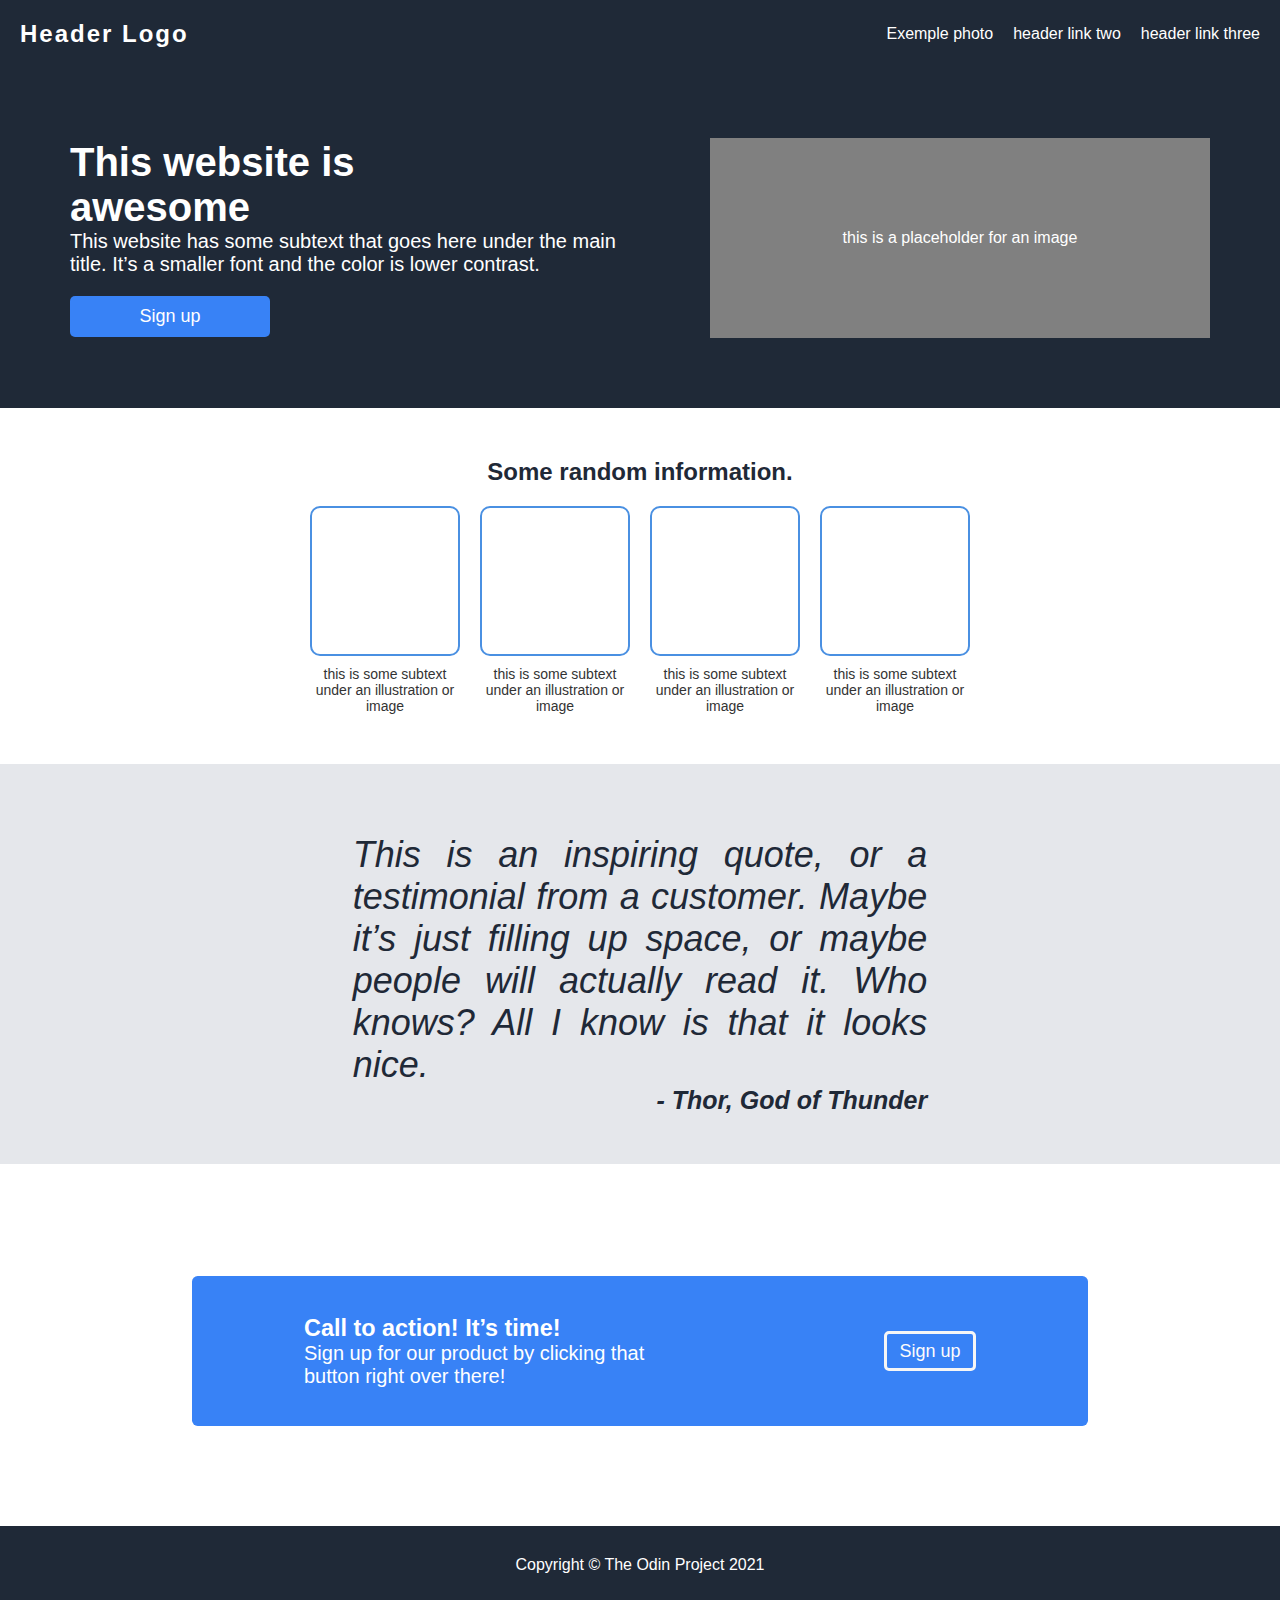
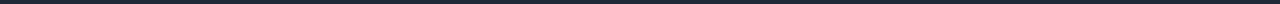
<file: index.html>
<!DOCTYPE html>
<html lang="en">
<head>
    <meta charset="UTF-8">
    <meta name="viewport" content="width=device-width, initial-scale=1.0">
    <title>Landing Page</title>
    <link rel="stylesheet" href="style.css">
</head>
<body>
    <header>
        <div class="logo">Header Logo</div>
        <nav>
            <ul>
                <li><a href="exemple/photo.html">Exemple photo</a></li>
                <li><a href="#">header link two</a></li>
                <li><a href="#">header link three</a></li>
            </ul>
        </nav>
    </header>
    <section class="hero">
        <div class="hero-text">
            <h1>This website is awesome</h1>
            <p>This website has some subtext that goes here under the main title. It’s a smaller font and the color is lower contrast.</p>
            <button class="hero_bat">Sign up</button>
        </div>
        <div class="hero-image">this is a placeholder for an image</div>
    </section>
    
    <section class="info-section">
        <h2>Some random information.</h2>
        <div class="info-container">
            <div class="info-box">
                <div class="illustration"></div>
                <p>this is some subtext under an illustration or image</p>
            </div>
            <div class="info-box">
                <div class="illustration"></div>
                <p>this is some subtext under an illustration or image</p>
            </div>
            <div class="info-box">
                <div class="illustration"></div>
                <p>this is some subtext under an illustration or image</p>
            </div>
            <div class="info-box">
                <div class="illustration"></div>
                <p>this is some subtext under an illustration or image</p>
            </div>
        </div>
    </section>
    

    <section class="quote">
        <div>
        <blockquote>
            <p>This is an inspiring quote, or a testimonial from a customer. Maybe it’s just filling up space, or maybe people will actually read it. Who knows? All I know is that it looks nice.</p>
            <cite>- Thor, God of Thunder</cite>
        </blockquote>
        </div>
    </section>
    
    <section class="cta">
        <div class="cta-box">
            <div class="cta-text">
                <h3>Call to action! It’s time!</h3>
                <p>Sign up for our product by clicking that button right over there!</p>
            </div>
            <button class="cta_bat">Sign up</button>
        </div>
    </section>
    

    <footer>
        <p>Copyright © The Odin Project 2021</p>
    </footer>
</body>
</html>
</file>
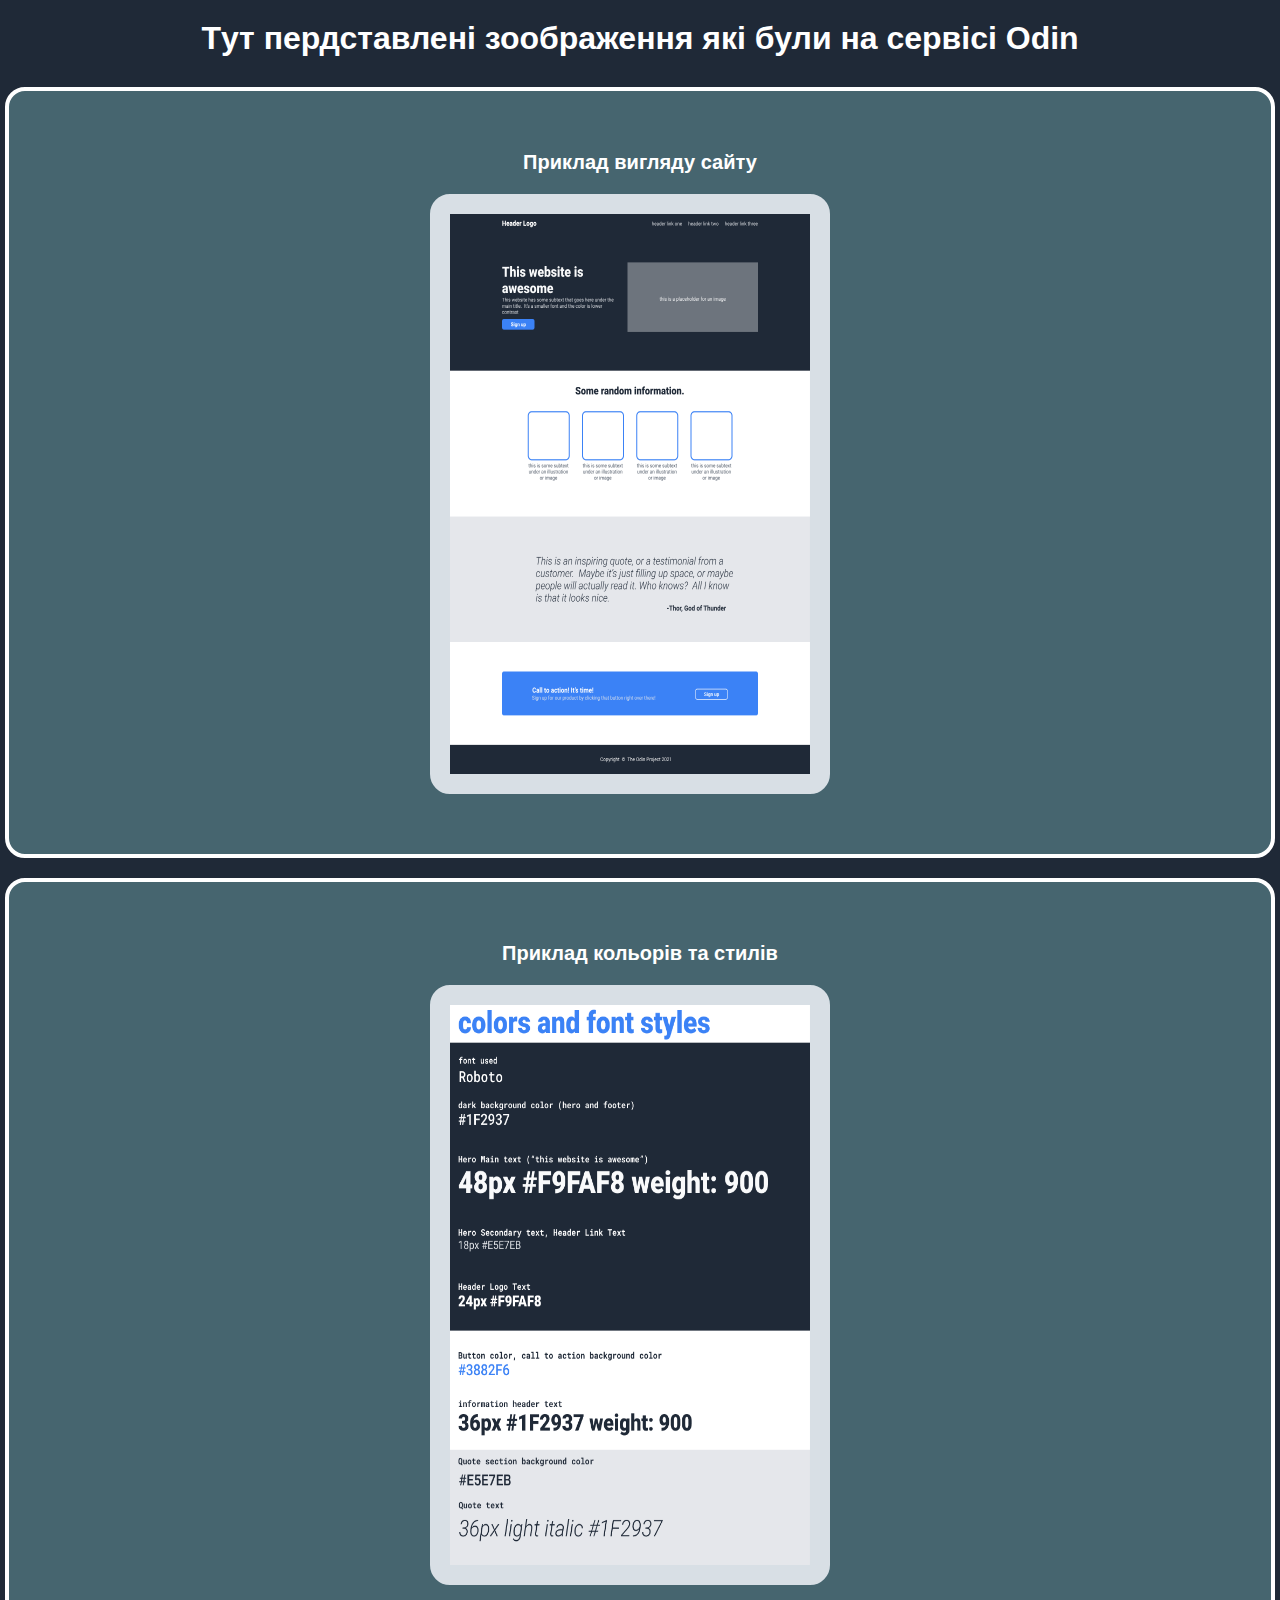
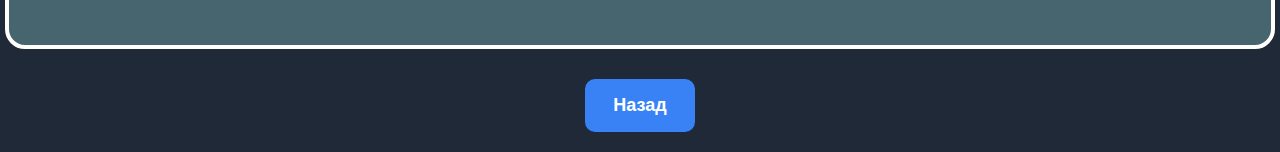
<file: exemple/photo.html>
<!DOCTYPE html>
<html lang="en">
<head>
    <meta charset="UTF-8">
    <meta name="viewport" content="width=device-width, initial-scale=1.0">
    <link rel="stylesheet" href="style.css">
    <title>Exemple photo</title>
</head>
<body>
    <header>
        <h1>Tут пердставлені зоображення які були на сервісі Odin </h3>
    </header>

<section class="content-section">
    <div class="content">
            <h3 class="text">Приклад вигляду сайту</h1>
            <img src="01.png" alt="photo 404">
    </div>

    <div class="content">
            <h3 class="text">Приклад кольорів та стилів</h1>
            <img src="02.png" alt="photo 404">
    </div>
</section>

    <footer>
        <a href="../index.html" class="home-link">Назад</a>
    </footer>
    
</html>
</file>
<file: style.css>
* {
    box-sizing: border-box;
    margin: 0;
    padding: 0;
}
/* :root {
    --color-dark: #1f2937;
    --color-light: #e5e7eb;
    color-scheme: light dark;
}   */
 /* Реалізація темної та світлої теми через псевдокласи */

body {
    font-family: 'Roboto', sans-serif; 
    display: flex;
    flex-direction: column;
    align-items: center;
    text-align: center;
    /* color:light-dark(
        var(--color-dark),
        var(--color-light)
    );
    background-color:light-dark(
        var(--color-dark),
        var(--color-light)
    );*/
} 

header {
    width: 100%;
    background: #1f2937;
    color: white;
    padding: 20px;
    display: flex;
    justify-content: space-between;
    align-items: center;
}

.logo {
    font-size: 24px;
    font-weight: 600;
    letter-spacing: 2px;
}

nav ul {
    list-style: none;
    display: flex;
    gap: 20px;
}

nav a {
    color: white;
    text-decoration: none;
}

.hero {
    background: #1f2937;
    color: white;
    padding: 70px;
    display: flex;
    justify-content: space-between;
    align-items: center;
    width: 100%;
    margin: auto;
}

.hero-text {
    width: 50%;
    text-align: left;
}

.hero-text h1 {
    font-size: 40px;
    font-weight: 700;
    max-width: 80%;
}

.hero-text p {
    font-size: 20px;
    font-weight: 500;
    margin-bottom: 20px;
}

.hero-image {
    background: gray;
    width: 500px;
    height: 200px;
    display: flex;
    justify-content: center;
    align-items: center;
}

.hero_bat {
    width: 200px;
    font-size: large;
    background: #3882f6;
    color: white;
    border: none;
    border-radius: 5px;
    padding: 10px;
}

  .info-section {
    text-align: center;
    padding: 50px 20px;
}

.info-section h2 {
    color: #1f2937;
    font-size: 24px;
    font-weight: bold;
    margin-bottom: 20px;
}

.info-container {
    display: flex;
    justify-content: center;
    gap: 20px;
}

.info-box {
    display: flex;
    flex-direction: column;
    align-items: center;
    width: 150px;
}

.illustration {
    width: 150px;
    height: 150px;
    border: 2px solid #4A90E2;
    border-radius: 10px;
}

.info-box p {
    margin-top: 10px;
    font-size: 14px;
    text-align: center;
    color: #333;
}

.quote {
    height: 400px;
    width: 100%;
    background-color: #e5e7eb;
    display: flex;
    justify-content: center;
    align-items: center;
    margin-bottom: 7em;
    
}

.quote div {
    color: #1f2937;
    height: 300px;
    width: 48%;
    font-style: italic;
    text-align: justify;
    font-size: 36px;
    padding: 20px;
    font-weight: 100;
    display: flex;
    flex-direction: column;
    align-items: center;
}

.quote div cite {
    font-size: 25px;
    font-weight: 700;
    display: flex;
    justify-content: flex-end;
}

.cta {
    background: #3882f6;
    width: 70%;
    height: 150px;
    border-radius: 6q;
    display: flex;
    justify-content: center;   
    align-items: center;
    color: white;
    font-size: 20px;
    margin-bottom: 5em; 
}

.cta-box {
    width: 75%;
    height: 100%;
    display: flex;
    align-items: center;
    justify-content: center;
    gap: 200px;  
}
.cta-text {
    text-align: left;
}

.cta_bat{
    font-size: large;
    font: optional;
    height: 40px;
    width: 130px;
    background-color: #3882f6;
    color: rgb(253, 252, 252);
    border: 3px solid #f6f6f6;
    border-radius: 5px;
}

footer {
    background: #1f2937;
    color: white;
    padding: 30px;
    width: 100%;
    text-align: center;
}

/* Медіа-запити для адаптивності */
@media (max-width: 768px) {
    .hero {
        flex-direction: column;
        padding: 50px 20px;
    }

    .hero-text, .hero-image {
        width: 100%;
        text-align: center;
    }

    .hero-text h1 {
        font-size: 32px;
    }

    .hero-text p {
        font-size: 18px;
    }

    .info-container {
        flex-direction: column;
        gap: 10px;
    }

    .quote div {
        width: 90%;
        font-size: 24px;
    }

    .cta {
        width: 90%;
        height: auto;
        padding: 20px;
    }

    .cta-box {
        flex-direction: column;
        gap: 20px;
    }

    .cta_bat {
        width: 100%;
    }
}

@media (max-width: 480px) {
    .hero-text h1 {
        font-size: 28px;
    }

    .hero-text p {
        font-size: 16px;
    }

    .quote div {
        font-size: 20px;
    }

    .cta {
        font-size: 18px;
    }
}
</file>
<file: exemple/style.css>
* {
    box-sizing: border-box;
    margin: 0;
    padding: 0;
}

body {
    font-family: 'Roboto', sans-serif; 
}

header {
    width: 100%;
    background: #1f2937;
    color: white;
    padding: 20px;
    display: flex;
    justify-content: center;
    align-items: center;
    font-size: 25px;
    text-align: center;
    font: 1em sans-serif;
    font-weight: bold;
}

.content-section {

    display: flex;
    flex-direction: row;
    justify-content: center;
    align-items: center;
    gap: 20px;
    padding: 20px;
    background-color: #1f2937;
    width: 100%;
}

.content {
    background-color: #46656F;
    display: flex;
    flex-direction: column;
    border: 4px solid rgb(255, 255, 255);
    border-radius: 20px;
    width: 100%;
    padding: 100px;
    justify-content: center;
    gap: 20px;
    transition: transform 1.9s ease-in-out background-color 1.9s ease-in-out, border 1.9s ease-in-out;
    
}


.text {
    color: white;
    font-size: 30px;
    font-weight: bold;
    text-align: center;
}

img {
    width: 500px;
    height: 700px;
    margin-right: 20px;
    border:20px solid #D8DFE5;
    border-radius: 20px;
    transition: transform 1.9s ease-in-out;
    
}
img:hover {
    display: block;
    height: auto;
    width: 100%;
    transform: scale(1.2);
    
}
.content:hover {
    background-color: #1f2937;
    border: 4px solid #D8DFE5;
} 


.home-link {
    display: inline-block;
    padding: 12px 24px;
    font-size: 18px;
    font-weight: bold;
    background-color: #3882f6;
    color: #ffffff;
    text-decoration: none;
    border: 4px solid #3882f6;
    border-radius: 10px;
    transition: color 0.9s ease-in-out, border-color 0.9s ease-in-out, background-color 0.9s ease-in-out;
  }
  .home-link:hover {
    color: #D8DFE5;
    background-color: #1f2937;
    border-color: #D8DFE5;
  }
  
footer {
    background-color: #1f2937;
    padding: 20px;
    display: flex;
    justify-content: center;
    align-items: center;
}

@media (max-width: 1500px) {
    .content-section {
        flex-direction: column;
        padding: 10px 5px;
    }
    .content {
        padding: 60px;
        align-items: center;
        justify-self: center;
    }

    img {
        width: 400px;
        height: 600px;
    }

    .text {
        font-size: 20px;
    }

    .home-link {
        padding: 12px 24px;
        font-size: 18px;
    }
}


@media (max-width: 768px) {
    .content-section {
        flex-direction: column;
        padding: 20px 10px;
    }

    .content {
        padding: 50px;
    }

    img {
        width: 100%;
        height: auto;
        margin-right: 0;
    }

    .text {
        font-size: 24px;
    }

    .home-link {
        padding: 10px 20px;
        font-size: 16px;
    }
}

@media (max-width: 480px) {
    header {
        font-size: 20px;
    }

    .content {
        padding: 30px;
    }

    .text {
        font-size: 20px;
    }

    .home-link {
        padding: 8px 16px;
        font-size: 14px;
    }
}
</file>
